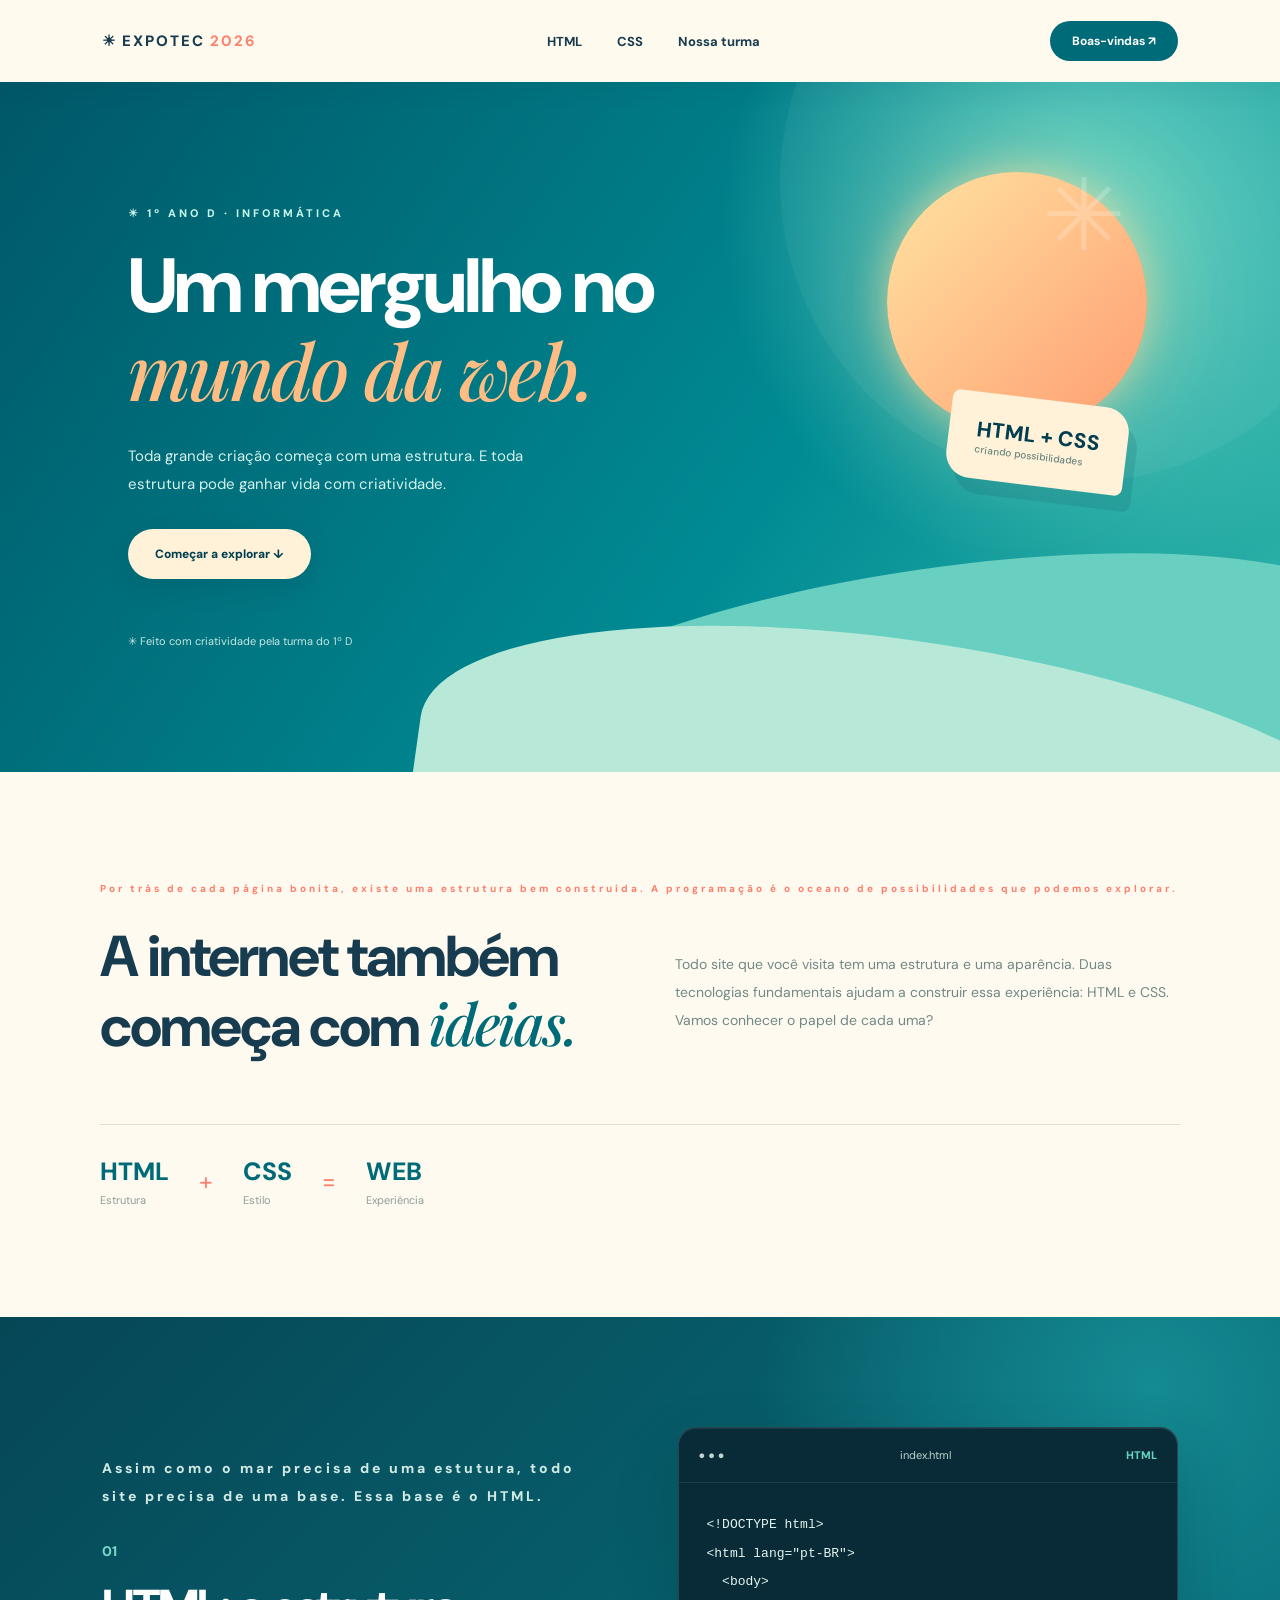
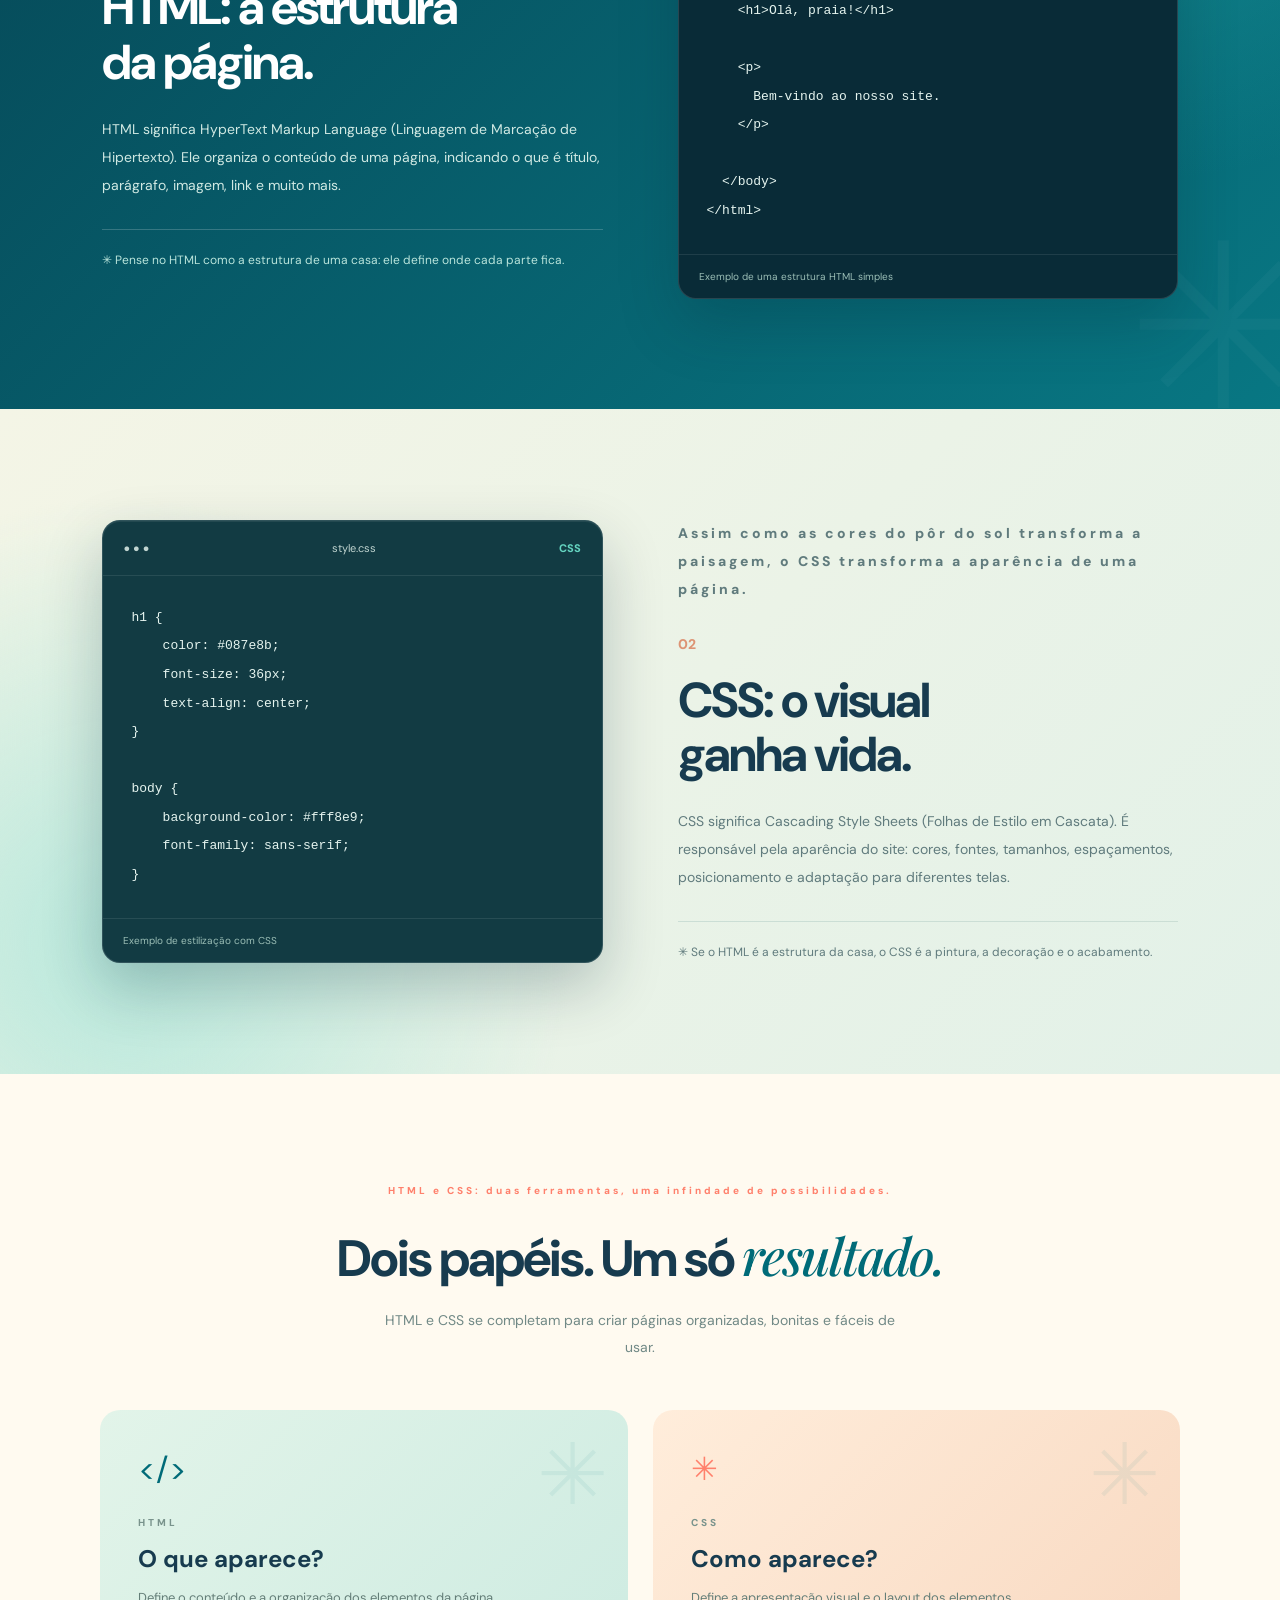
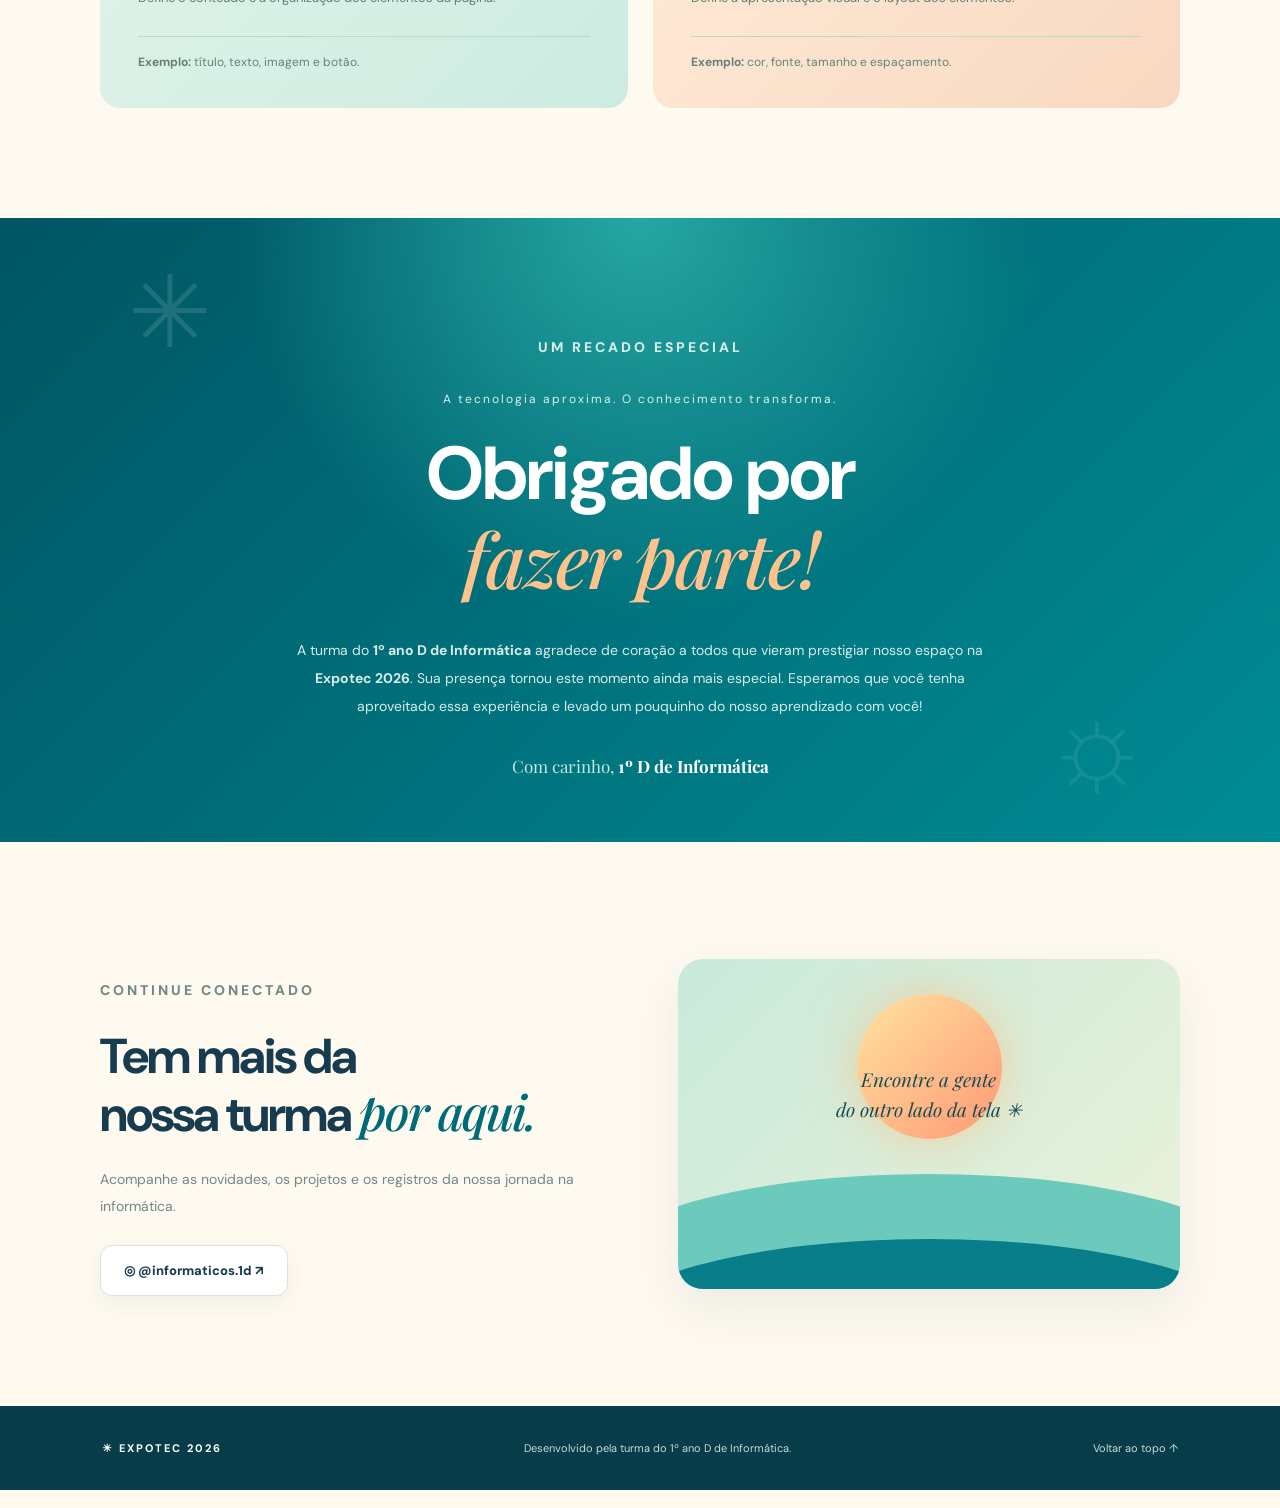
<file: index.html>
<!DOCTYPE html>
<html lang="pt-BR">
<head>
    <meta charset="UTF-8">
    <meta name="color-scheme" content="light">
    <meta name="viewport" content="width=device-width, initial-scale=1.0">
    <meta name="color-scheme" content="light">
<meta name="color-scheme" content="light">
    <meta name="description" content="Conheça HTML e CSS com a turma do 1º ano D de Informática na Expotec 2026.">
    <meta name="keywords" content="HTML, CSS, Expotec 2026, informática">
    <meta name="author" content="1º ano D de Informática">

    <title>Expotec 2026 | 1º D Informática</title>

    <link rel="stylesheet" href="style.css">
</head>

<body>

<header class="topbar">
    <a class="brand" href="#inicio">
        ☀ EXPOTEC <b>2026</b>
    </a>

    <nav>
        <a href="#html">HTML</a>
        <a href="#css">CSS</a>
        <a href="#sobre">Nossa turma</a>
    </nav>

    <a class="nav-cta" href="#agradecimento">
        Boas-vindas ↗
    </a>
</header>

<main>

<section class="hero" id="inicio">

    <div class="hero-content">

        <p class="eyebrow">☀ 1º ANO D · INFORMÁTICA</p>

        <h1>
            Um mergulho no<br>
            <em>mundo da web.</em>
        </h1>

        <p class="hero-copy">
           Toda grande criação começa com uma estrutura. E toda estrutura pode ganhar vida com criatividade. 
        </p>

        <div class="hero-actions">
            <a class="button" href="#html">
                Começar a explorar ↓
            </a>
        </div>

        <p class="hero-note">
            ✳ Feito com criatividade pela turma do 1º D
        </p>

    </div>

    <div class="hero-art">
        <div class="sun-disc"></div>
        <div class="wave wave-back"></div>
        <div class="wave wave-front"></div>

        <div class="surf-tag">
            HTML + CSS
            <small>criando possibilidades</small>
        </div>

    </div>

</section>


<section class="intro" id="sobre">

    <p class="section-kicker">Por trás de cada página bonita, 
        existe uma estrutura bem construida. A programação é o
         oceano de possibilidades 
        que podemos explorar.</p>

    <div class="intro-grid">

        <h2>
            A internet também<br>
            começa com <em>ideias.</em>
        </h2>

        <p>
            Todo site que você visita tem uma estrutura
            e uma aparência. Duas tecnologias fundamentais
            ajudam a construir essa experiência:
            HTML e CSS. Vamos conhecer o papel de cada uma?
        </p>

    </div>

    <div class="mini-stats">
        <div>
            <strong>HTML</strong>
            <span>Estrutura</span>
        </div>

        <div class="stat-plus">+</div>

        <div>
            <strong>CSS</strong>
            <span>Estilo</span>
        </div>

        <div class="stat-equals">=</div>

        <div>
            <strong>WEB</strong>
            <span>Experiência</span>
        </div>
    </div>

</section>


<section class="learning-section" id="html">

    <div class="learning-grid">

        <div class="learning-copy">

            <p class="section-kicker">Assim como o mar precisa de uma estutura,
                todo site precisa de uma base. Essa base é o HTML.</p>

            <span class="big-number">01</span>

            <h2>
                HTML: a estrutura<br>
                da página.
            </h2>

            <p>
                HTML significa HyperText Markup Language
                (Linguagem de Marcação de Hipertexto).

                Ele organiza o conteúdo de uma página,
                indicando o que é título, parágrafo,
                imagem, link e muito mais.
            </p>

            <div class="fact-line">
                ✳ Pense no HTML como a estrutura de uma casa:
                ele define onde cada parte fica.
            </div>

        </div>

        <div class="code-card">

            <div class="code-top">
                <span>● ● ●</span>
                <span>index.html</span>
                <span class="file-type">HTML</span>
            </div>

            <pre><code>&lt;!DOCTYPE html&gt;
&lt;html lang="pt-BR"&gt;
  &lt;body&gt;
    &lt;h1&gt;Olá, praia!&lt;/h1&gt;

    &lt;p&gt;
      Bem-vindo ao nosso site.
    &lt;/p&gt;

  &lt;/body&gt;
&lt;/html&gt;</code></pre>

            <div class="code-caption">
                Exemplo de uma estrutura HTML simples
            </div>

        </div>

    </div>

</section>


<section class="css-section" id="css">

    <div class="learning-grid">

        <div class="code-card">

            <div class="code-top">
                <span>● ● ●</span>
                <span>style.css</span>
                <span class="file-type">CSS</span>
            </div>

            <pre><code>h1 {
    color: #087e8b;
    font-size: 36px;
    text-align: center;
}

body {
    background-color: #fff8e9;
    font-family: sans-serif;
}</code></pre>

            <div class="code-caption">
                Exemplo de estilização com CSS
            </div>

        </div>

        <div class="learning-copy">

            <p class="section-kicker">Assim como as cores do pôr do sol transforma a paisagem, o CSS transforma a aparência de uma página.</p>

            <span class="big-number">02</span>

            <h2>
                CSS: o visual<br>
                ganha vida.
            </h2>

            <p>
                CSS significa Cascading Style Sheets
                (Folhas de Estilo em Cascata).

                É responsável pela aparência do site:
                cores, fontes, tamanhos, espaçamentos,
                posicionamento e adaptação para diferentes telas.
            </p>

            <div class="fact-line">
                ✳ Se o HTML é a estrutura da casa,
                o CSS é a pintura, a decoração e o acabamento.
            </div>

        </div>

    </div>

</section>


<section class="comparison">

    <p class="section-kicker">HTML e CSS: duas ferramentas, uma infindade de possibilidades.</p>

    <h2>
        Dois papéis. Um só <em>resultado.</em>
    </h2>

    <p class="comparison-lead">
        HTML e CSS se completam para criar páginas
        organizadas, bonitas e fáceis de usar.
    </p>

    <div class="compare-cards">

        <article class="compare-card">

            <div class="compare-icon">&lt;/&gt;</div>

            <span class="card-label">HTML</span>

            <h3>O que aparece?</h3>

            <p>
                Define o conteúdo e a organização
                dos elementos da página.
            </p>

            <div class="example-line">
                <b>Exemplo:</b> título, texto, imagem e botão.
            </div>

        </article>


        <article class="compare-card css-card">

            <div class="compare-icon">✳</div>

            <span class="card-label">CSS</span>

            <h3>Como aparece?</h3>

            <p>
                Define a apresentação visual
                e o layout dos elementos.
            </p>

            <div class="example-line">
                <b>Exemplo:</b> cor, fonte, tamanho e espaçamento.
            </div>

        </article>

    </div>

</section>


<section class="thanks-section" id="agradecimento">

    <div class="thanks-content">

        <p class="section-kicker">
            UM RECADO ESPECIAL
        </p>

        <p class="thanks-overline">
            A tecnologia aproxima. O conhecimento transforma.
        </p>

        <h2>
            Obrigado por<br>
            <em>fazer parte!</em>
        </h2>

        <p>
            A turma do <b>1º ano D de Informática</b>
            agradece de coração a todos que vieram
            prestigiar nosso espaço na <b>Expotec 2026</b>.

            Sua presença tornou este momento ainda mais especial.
            Esperamos que você tenha aproveitado essa experiência
            e levado um pouquinho do nosso aprendizado com você!
        </p>

        <div class="signature">
            Com carinho,
            <b>1º D de Informática</b>
        </div>

    </div>

</section>


<section class="social-section">

    <div class="social-left">

        <p class="section-kicker">
            CONTINUE CONECTADO
        </p>

        <h2>
            Tem mais da<br>
            nossa turma <em>por aqui.</em>
        </h2>

        <p>
            Acompanhe as novidades, os projetos
            e os registros da nossa jornada na informática.
        </p>

        <a class="instagram-link"
           href="https://www.instagram.com/informaticos.1d/"
           target="_blank">

            ◎ @informaticos.1d ↗

        </a>

    </div>

    <div class="social-art">
        <div class="social-sun"></div>
        <div class="social-wave one"></div>
        <div class="social-wave two"></div>

        <span class="social-caption">
            Encontre a gente<br>
            do outro lado da tela ✳
        </span>
    </div>

</section>

</main>


<footer>

    <strong>☀ EXPOTEC 2026</strong>

    <p>
        Desenvolvido pela turma do 1º ano D de Informática.
    </p>

    <a href="#inicio">Voltar ao topo ↑</a>

</footer>

</body>
</html>
</file>
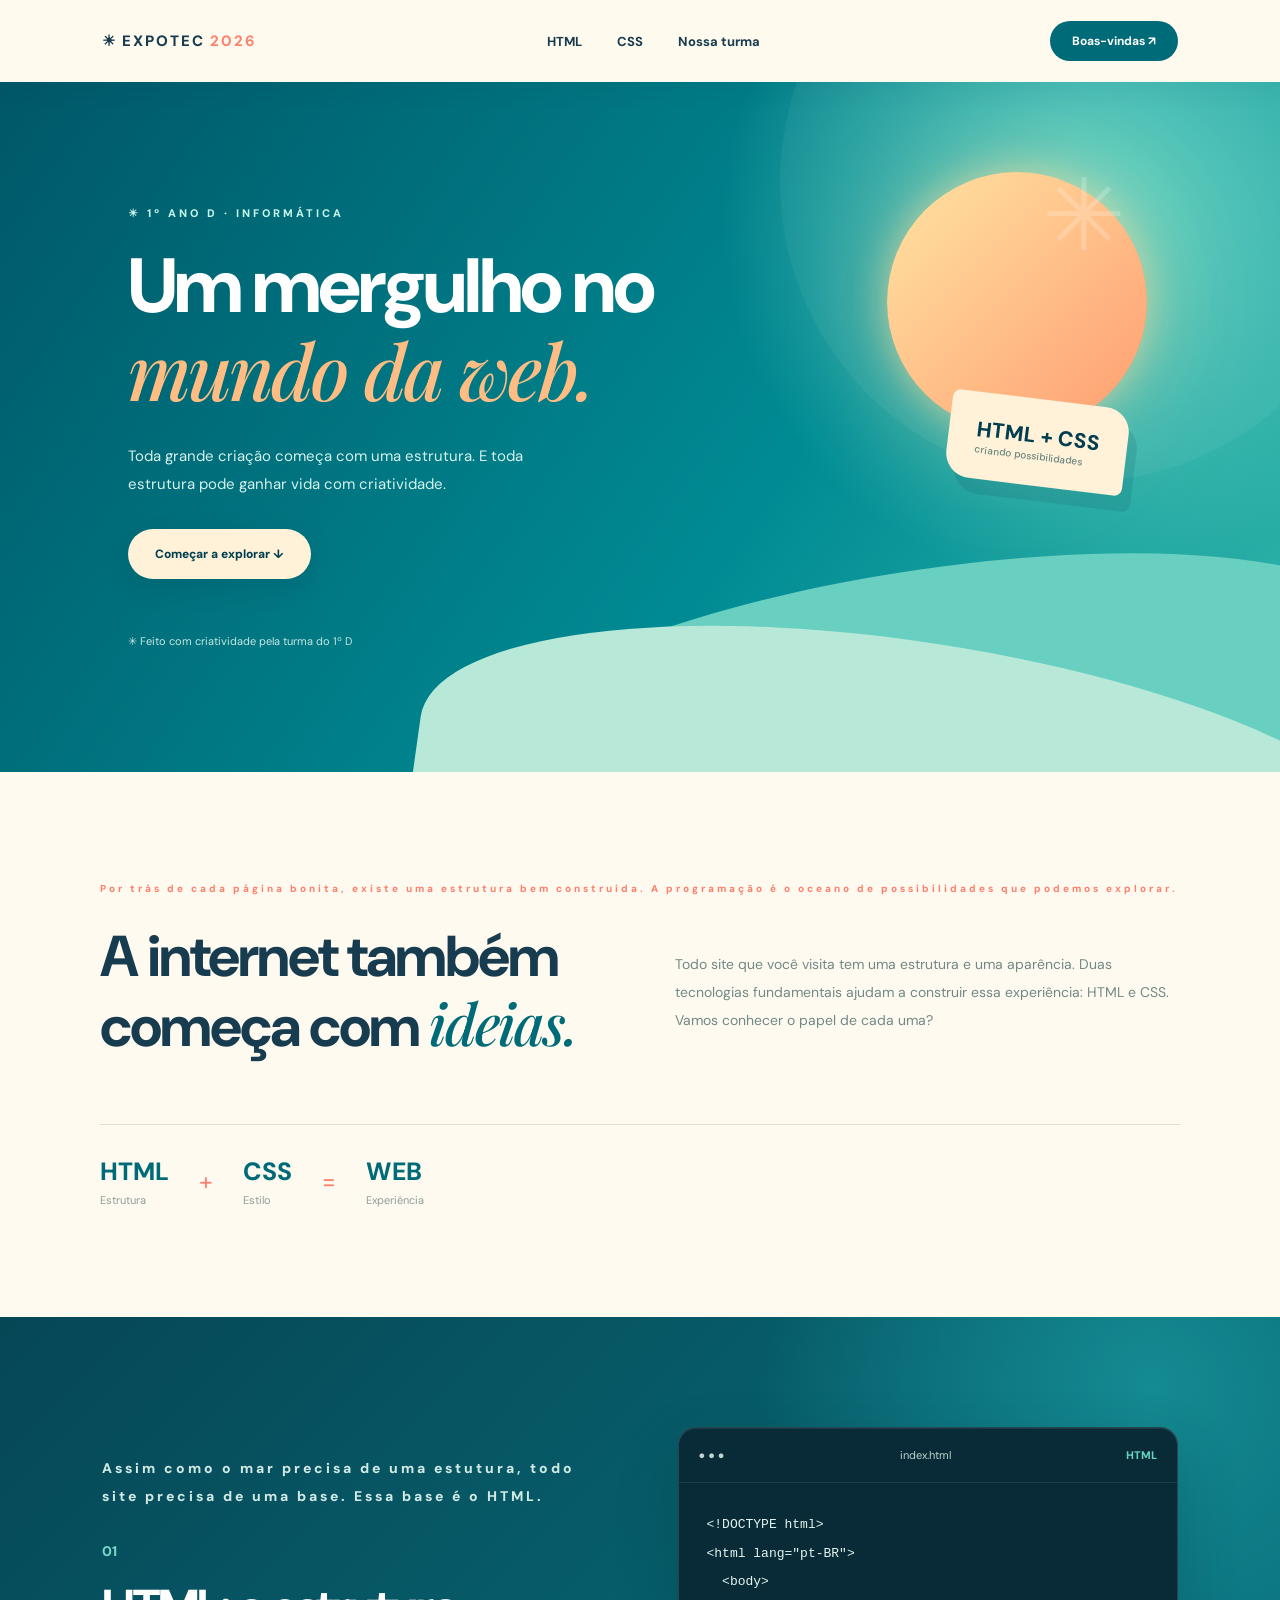
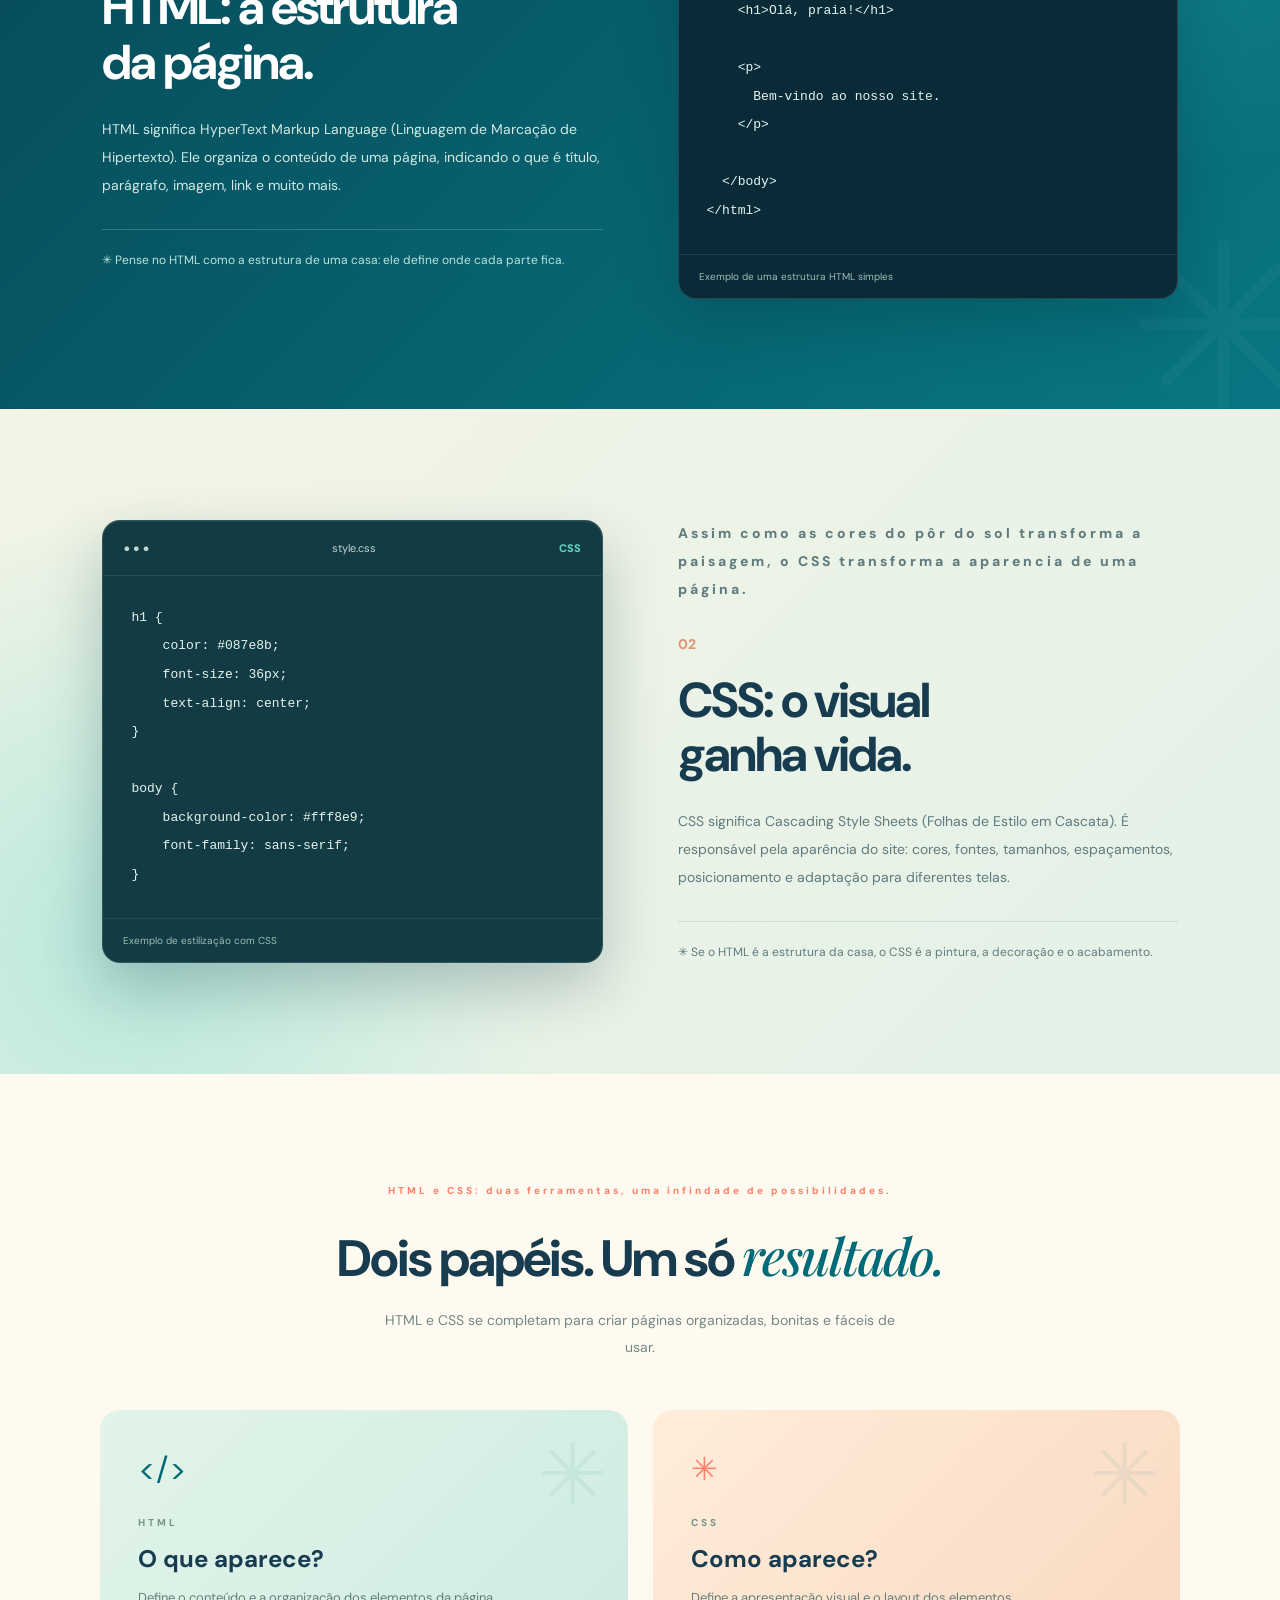
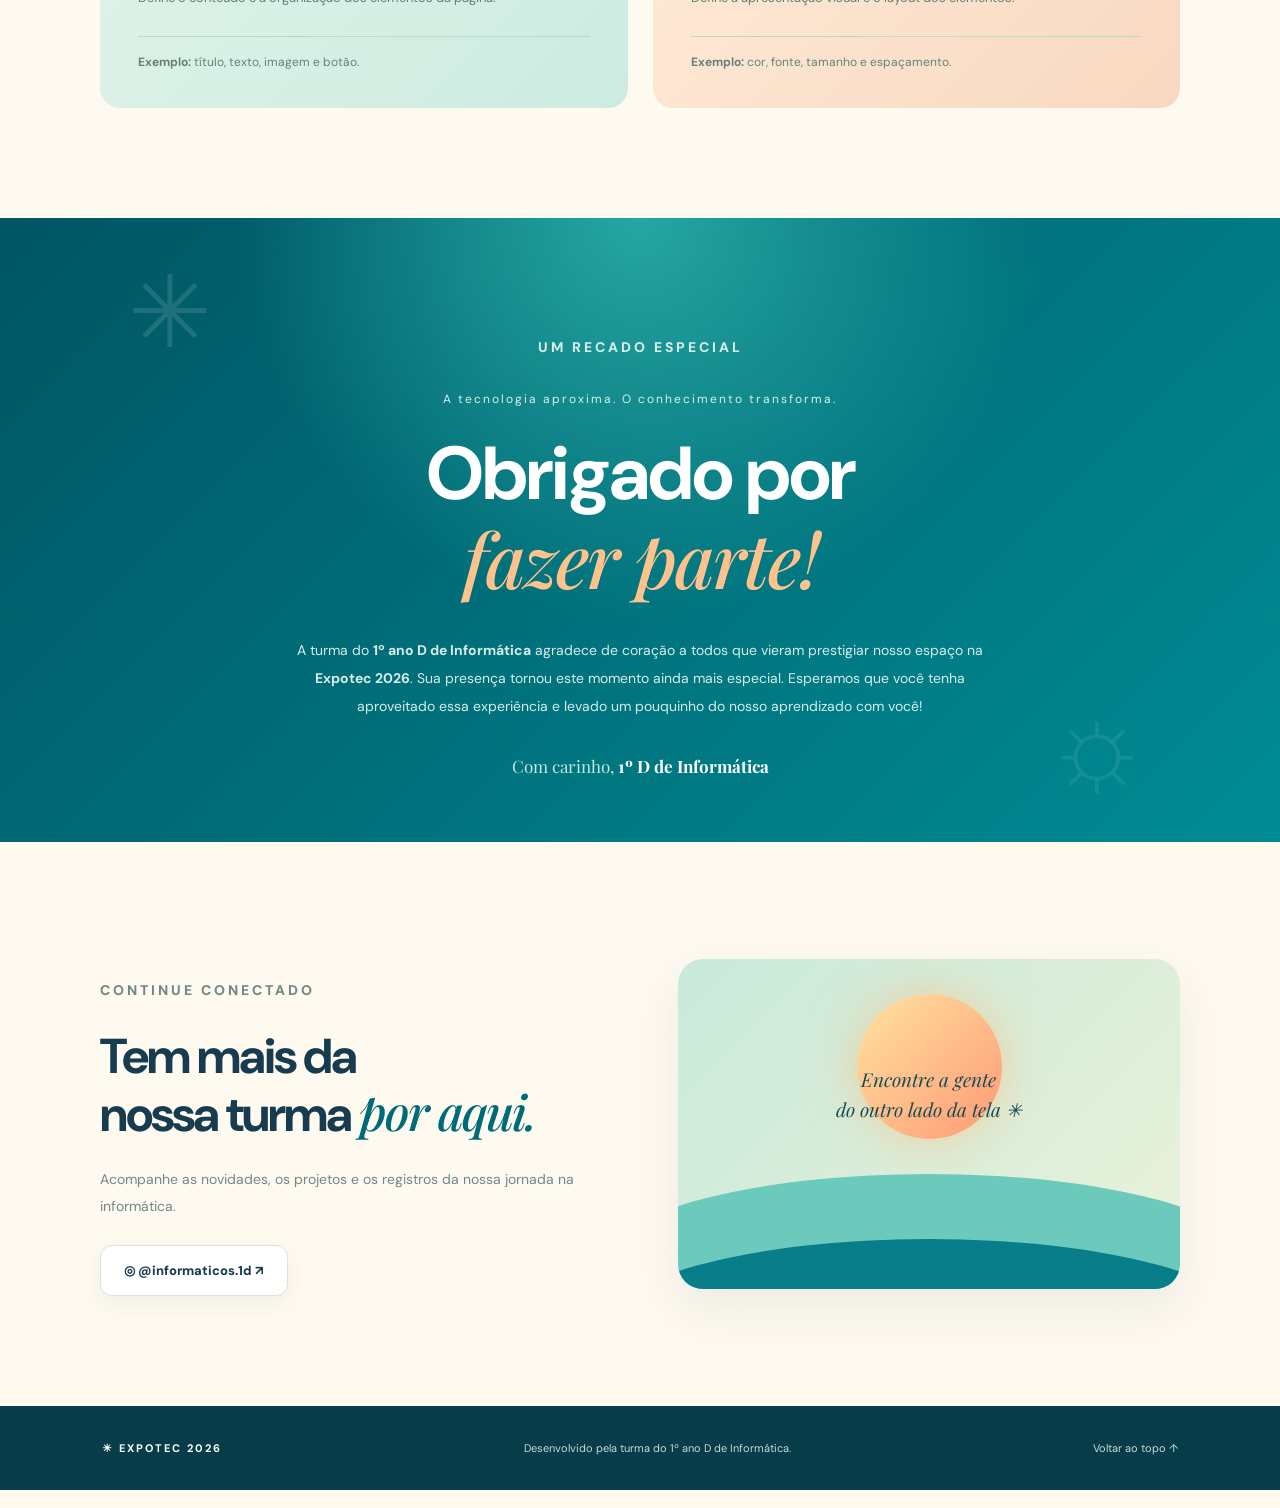
<file: index.html.html>
<!DOCTYPE html>
<html lang="pt-BR">
<head>
    <meta charset="UTF-8">
    <meta name="viewport" content="width=device-width, initial-scale=1.0">

    <meta name="description" content="Conheça HTML e CSS com a turma do 1º ano D de Informática na Expotec 2026.">
    <meta name="keywords" content="HTML, CSS, Expotec 2026, informática">
    <meta name="author" content="1º ano D de Informática">

    <title>Expotec 2026 | 1º D Informática</title>

    <link rel="stylesheet" href="style.css">
</head>

<body>

<header class="topbar">
    <a class="brand" href="#inicio">
        ☀ EXPOTEC <b>2026</b>
    </a>

    <nav>
        <a href="#html">HTML</a>
        <a href="#css">CSS</a>
        <a href="#sobre">Nossa turma</a>
    </nav>

    <a class="nav-cta" href="#agradecimento">
        Boas-vindas ↗
    </a>
</header>

<main>

<section class="hero" id="inicio">

    <div class="hero-content">

        <p class="eyebrow">☀ 1º ANO D · INFORMÁTICA</p>

        <h1>
            Um mergulho no<br>
            <em>mundo da web.</em>
        </h1>

        <p class="hero-copy">
           Toda grande criação começa com uma estrutura. E toda estrutura pode ganhar vida com criatividade. 
        </p>

        <div class="hero-actions">
            <a class="button" href="#html">
                Começar a explorar ↓
            </a>
        </div>

        <p class="hero-note">
            ✳ Feito com criatividade pela turma do 1º D
        </p>

    </div>

    <div class="hero-art">
        <div class="sun-disc"></div>
        <div class="wave wave-back"></div>
        <div class="wave wave-front"></div>

        <div class="surf-tag">
            HTML + CSS
            <small>criando possibilidades</small>
        </div>

    </div>

</section>


<section class="intro" id="sobre">

    <p class="section-kicker">Por trás de cada página bonita, 
        existe uma estrutura bem construida. A programação é o
         oceano de possibilidades 
        que podemos explorar.</p>

    <div class="intro-grid">

        <h2>
            A internet também<br>
            começa com <em>ideias.</em>
        </h2>

        <p>
            Todo site que você visita tem uma estrutura
            e uma aparência. Duas tecnologias fundamentais
            ajudam a construir essa experiência:
            HTML e CSS. Vamos conhecer o papel de cada uma?
        </p>

    </div>

    <div class="mini-stats">
        <div>
            <strong>HTML</strong>
            <span>Estrutura</span>
        </div>

        <div class="stat-plus">+</div>

        <div>
            <strong>CSS</strong>
            <span>Estilo</span>
        </div>

        <div class="stat-equals">=</div>

        <div>
            <strong>WEB</strong>
            <span>Experiência</span>
        </div>
    </div>

</section>


<section class="learning-section" id="html">

    <div class="learning-grid">

        <div class="learning-copy">

            <p class="section-kicker">Assim como o mar precisa de uma estutura,
                todo site precisa de uma base. Essa base é o HTML.</p>

            <span class="big-number">01</span>

            <h2>
                HTML: a estrutura<br>
                da página.
            </h2>

            <p>
                HTML significa HyperText Markup Language
                (Linguagem de Marcação de Hipertexto).

                Ele organiza o conteúdo de uma página,
                indicando o que é título, parágrafo,
                imagem, link e muito mais.
            </p>

            <div class="fact-line">
                ✳ Pense no HTML como a estrutura de uma casa:
                ele define onde cada parte fica.
            </div>

        </div>

        <div class="code-card">

            <div class="code-top">
                <span>● ● ●</span>
                <span>index.html</span>
                <span class="file-type">HTML</span>
            </div>

            <pre><code>&lt;!DOCTYPE html&gt;
&lt;html lang="pt-BR"&gt;
  &lt;body&gt;
    &lt;h1&gt;Olá, praia!&lt;/h1&gt;

    &lt;p&gt;
      Bem-vindo ao nosso site.
    &lt;/p&gt;

  &lt;/body&gt;
&lt;/html&gt;</code></pre>

            <div class="code-caption">
                Exemplo de uma estrutura HTML simples
            </div>

        </div>

    </div>

</section>


<section class="css-section" id="css">

    <div class="learning-grid">

        <div class="code-card">

            <div class="code-top">
                <span>● ● ●</span>
                <span>style.css</span>
                <span class="file-type">CSS</span>
            </div>

            <pre><code>h1 {
    color: #087e8b;
    font-size: 36px;
    text-align: center;
}

body {
    background-color: #fff8e9;
    font-family: sans-serif;
}</code></pre>

            <div class="code-caption">
                Exemplo de estilização com CSS
            </div>

        </div>

        <div class="learning-copy">

            <p class="section-kicker">Assim como as cores do pôr do sol transforma a paisagem, o CSS transforma a aparencia de uma página.</p>

            <span class="big-number">02</span>

            <h2>
                CSS: o visual<br>
                ganha vida.
            </h2>

            <p>
                CSS significa Cascading Style Sheets
                (Folhas de Estilo em Cascata).

                É responsável pela aparência do site:
                cores, fontes, tamanhos, espaçamentos,
                posicionamento e adaptação para diferentes telas.
            </p>

            <div class="fact-line">
                ✳ Se o HTML é a estrutura da casa,
                o CSS é a pintura, a decoração e o acabamento.
            </div>

        </div>

    </div>

</section>


<section class="comparison">

    <p class="section-kicker">HTML e CSS: duas ferramentas, uma infindade de possibilidades.</p>

    <h2>
        Dois papéis. Um só <em>resultado.</em>
    </h2>

    <p class="comparison-lead">
        HTML e CSS se completam para criar páginas
        organizadas, bonitas e fáceis de usar.
    </p>

    <div class="compare-cards">

        <article class="compare-card">

            <div class="compare-icon">&lt;/&gt;</div>

            <span class="card-label">HTML</span>

            <h3>O que aparece?</h3>

            <p>
                Define o conteúdo e a organização
                dos elementos da página.
            </p>

            <div class="example-line">
                <b>Exemplo:</b> título, texto, imagem e botão.
            </div>

        </article>


        <article class="compare-card css-card">

            <div class="compare-icon">✳</div>

            <span class="card-label">CSS</span>

            <h3>Como aparece?</h3>

            <p>
                Define a apresentação visual
                e o layout dos elementos.
            </p>

            <div class="example-line">
                <b>Exemplo:</b> cor, fonte, tamanho e espaçamento.
            </div>

        </article>

    </div>

</section>


<section class="thanks-section" id="agradecimento">

    <div class="thanks-content">

        <p class="section-kicker">
            UM RECADO ESPECIAL
        </p>

        <p class="thanks-overline">
            A tecnologia aproxima. O conhecimento transforma.
        </p>

        <h2>
            Obrigado por<br>
            <em>fazer parte!</em>
        </h2>

        <p>
            A turma do <b>1º ano D de Informática</b>
            agradece de coração a todos que vieram
            prestigiar nosso espaço na <b>Expotec 2026</b>.

            Sua presença tornou este momento ainda mais especial.
            Esperamos que você tenha aproveitado essa experiência
            e levado um pouquinho do nosso aprendizado com você!
        </p>

        <div class="signature">
            Com carinho,
            <b>1º D de Informática</b>
        </div>

    </div>

</section>


<section class="social-section">

    <div class="social-left">

        <p class="section-kicker">
            CONTINUE CONECTADO
        </p>

        <h2>
            Tem mais da<br>
            nossa turma <em>por aqui.</em>
        </h2>

        <p>
            Acompanhe as novidades, os projetos
            e os registros da nossa jornada na informática.
        </p>

        <a class="instagram-link"
           href="https://www.instagram.com/informaticos.1d/"
           target="_blank">

            ◎ @informaticos.1d ↗

        </a>

    </div>

    <div class="social-art">
        <div class="social-sun"></div>
        <div class="social-wave one"></div>
        <div class="social-wave two"></div>

        <span class="social-caption">
            Encontre a gente<br>
            do outro lado da tela ✳
        </span>
    </div>

</section>

</main>


<footer>

    <strong>☀ EXPOTEC 2026</strong>

    <p>
        Desenvolvido pela turma do 1º ano D de Informática.
    </p>

    <a href="#inicio">Voltar ao topo ↑</a>

</footer>

</body>
</html>
</file>
<file: style.css>
@import url('https://fonts.googleapis.com/css2?family=DM+Sans:wght@400;500;600;700;800&family=Playfair+Display:ital,wght@0,500;0,600;0,700;1,500&display=swap');

* {
    margin: 0;
    padding: 0;
    box-sizing: border-box;
}
:root {
    color-scheme: light;
}

html {
    color-scheme: light;
}
@media (prefers-color-scheme: light);
body {
    background-color: #fffaf0;
}
:root {
    --ocean: #006b78;
    --deep: #003e50;
    --turquoise: #32c6bd;
    --light-blue: #b8eee8;
    --sand: #fff2d9;
    --coral: #ff806c;
    --orange: #ffb46d;
    --text: #174451;
}
:root {
    color-scheme: only light;
    supported-color-schemes: light;
}

html {
    color-scheme: only light !important;
    background-color: #fffaf0;
}

body {
    background-color: #fffaf0;
    color: #173b4f;
}
html {
    scroll-behavior: smooth;
}

body {
    background: #fff8eb;
    color: var(--text);
    font-family: 'DM Sans', sans-serif;
    overflow-x: hidden;
}

a {
    text-decoration: none;
    color: inherit;
}

::selection {
    background: var(--turquoise);
    color: white;
}

/* =========================
   MENU
========================= */

.topbar {
    height: 82px;
    padding: 0 8%;
    display: flex;
    align-items: center;
    justify-content: space-between;
    background: rgba(255, 250, 237, 0.94);
    backdrop-filter: blur(15px);
    position: sticky;
    top: 0;
    z-index: 100;
    box-shadow: 0 5px 25px #003e5010;
}

.brand {
    font-size: 15px;
    font-weight: 800;
    letter-spacing: 2px;
    transition: .3s;
}

.brand:hover {
    transform: scale(1.06);
}

.brand b {
    color: var(--coral);
}

nav {
    display: flex;
    gap: 35px;
}

nav a {
    font-size: 13px;
    font-weight: 700;
    position: relative;
    transition: .3s;
}

nav a::after {
    content: "";
    position: absolute;
    left: 0;
    bottom: -7px;
    width: 0;
    height: 2px;
    background: var(--coral);
    transition: .3s;
}

nav a:hover {
    color: var(--ocean);
}

nav a:hover::after {
    width: 100%;
}

.nav-cta {
    padding: 12px 22px;
    border-radius: 30px;
    background: var(--ocean);
    color: white;
    font-size: 12px;
    font-weight: 700;
    transition: .3s;
}

.nav-cta:hover {
    background: var(--coral);
    transform: translateY(-4px);
    box-shadow: 0 8px 20px #ff806c55;
}

/* =========================
   INÍCIO / PRAIA
========================= */

.hero {
    min-height: 690px;
    position: relative;
    overflow: hidden;
    display: flex;
    align-items: center;
    padding: 90px 10%;
    color: white;

    background:
        radial-gradient(circle at 85% 20%, #65d5c2 0%, transparent 30%),
        linear-gradient(125deg, #005767, #008b94 60%, #34b8aa);

    isolation: isolate;
}

/* Brilho no fundo */

.hero::before {
    content: "";
    position: absolute;
    width: 600px;
    height: 600px;
    border-radius: 50%;
    background: #ffffff0c;
    right: -100px;
    top: -200px;
    animation: pulse 7s ease-in-out infinite;
    z-index: -1;
}

.hero::after {
    content: "✳";
    position: absolute;
    color: #ffffff35;
    font-size: 100px;
    right: 12%;
    top: 10%;
    animation: rotateStar 18s linear infinite;
}

.hero-content {
    max-width: 600px;
    position: relative;
    z-index: 5;
    animation: appear 1.2s ease both;
}

.eyebrow {
    color: #c5f5e9;
    font-size: 11px;
    letter-spacing: 3px;
    font-weight: 800;
    margin-bottom: 25px;
}

h1 {
    font-size: clamp(48px, 6vw, 82px);
    line-height: 1.08;
    letter-spacing: -3px;
    font-weight: 800;
    margin-bottom: 25px;
}

h1 em {
    color: #ffbd83;
    font-family: 'Playfair Display', serif;
    font-weight: 500;
}

.hero-copy {
    max-width: 460px;
    color: #d6f2ec;
    font-size: 15px;
    line-height: 1.9;
}

.hero-actions {
    margin-top: 30px;
}

.button {
    display: inline-block;
    background: var(--sand);
    color: var(--deep);
    padding: 17px 27px;
    border-radius: 50px;
    font-weight: 800;
    font-size: 12px;
    box-shadow: 0 8px 25px #003e5030;
    transition: .35s;
}

.button:hover {
    transform: translateY(-6px) scale(1.04);
    background: var(--coral);
    color: white;
    box-shadow: 0 12px 30px #ff806c55;
}

.hero-note {
    margin-top: 55px;
    font-size: 11px;
    color: #c8e8e1;
}

/* SOL */

.hero-art {
    position: absolute;
    width: 52%;
    height: 100%;
    right: 0;
    top: 0;
}

.sun-disc {
    width: 260px;
    height: 260px;
    border-radius: 50%;
    position: absolute;
    right: 20%;
    top: 90px;

    background: linear-gradient(135deg, #ffe4a1, #ff9c70);

    box-shadow:
        0 0 35px #ffdb9b88,
        0 0 90px #ffdb9b55,
        0 0 160px #ffdb9b22;

    animation: sunFloat 5s ease-in-out infinite;
}

/* ONDAS */

.wave {
    position: absolute;
    width: 150%;
    height: 300px;
    border-radius: 48% 52% 0 0;
}

.wave-back {
    background: #68cfc1;
    right: -20%;
    bottom: -100px;
    transform: rotate(-10deg);
    animation: waveMove 7s ease-in-out infinite alternate;
}

.wave-front {
    background: #b8e9d8;
    right: -20%;
    bottom: -170px;
    transform: rotate(8deg);
    animation: waveMove 9s ease-in-out infinite alternate-reverse;
}

/* PRANCHA DECORATIVA */

.surf-tag {
    position: absolute;
    top: 46%;
    right: 23%;
    padding: 23px 28px;
    background: var(--sand);
    color: var(--deep);
    border-radius: 8px 25px 8px 25px;
    font-size: 21px;
    font-weight: 800;
    box-shadow: 10px 15px 0 #003e5020;
    transform: rotate(7deg);
    animation: floating 4s ease-in-out infinite;
}

.surf-tag small {
    display: block;
    font-size: 10px;
    font-weight: 500;
    color: #66847e;
}

/* =========================
   INTRODUÇÃO
========================= */

.intro,
.comparison,
.social-section {
    max-width: 1150px;
    margin: auto;
    padding: 110px 35px;
}

.section-kicker {
    color: var(--coral);
    font-size: 10px;
    font-weight: 800;
    letter-spacing: 3px;
    margin-bottom: 30px;
}

.intro-grid {
    display: grid;
    grid-template-columns: 1fr 1fr;
    gap: 70px;
    align-items: center;
}

h2 {
    font-size: clamp(38px, 4.5vw, 58px);
    line-height: 1.12;
    letter-spacing: -2px;
}

h2 em {
    color: var(--ocean);
    font-family: 'Playfair Display', serif;
    font-weight: 500;
}

.intro-grid p {
    font-size: 14px;
    line-height: 2;
    color: #718986;
}

/* ESTATÍSTICAS */

.mini-stats {
    display: flex;
    align-items: center;
    gap: 30px;
    margin-top: 65px;
    padding-top: 30px;
    border-top: 1px solid #e7dfce;
}

.mini-stats div:not(.stat-plus):not(.stat-equals) {
    display: flex;
    flex-direction: column;
    gap: 5px;
}

.mini-stats strong {
    color: var(--ocean);
    font-size: 25px;
    font-weight: 800;
}

.mini-stats span {
    color: #8b9e98;
    font-size: 11px;
}

.stat-plus,
.stat-equals {
    color: var(--coral);
    font-size: 25px;
    animation: floating 3s ease-in-out infinite;
}

/* =========================
   SEÇÃO HTML
========================= */

.learning-section {
    background:
        radial-gradient(circle at 90% 10%, #148a91, transparent 30%),
        linear-gradient(135deg, #064756, #087783);
    color: white;
    padding: 110px 8%;
    position: relative;
    overflow: hidden;
}

.learning-section::before {
    content: "✳";
    position: absolute;
    font-size: 230px;
    color: #ffffff08;
    right: -40px;
    bottom: -70px;
    animation: rotateStar 40s linear infinite;
}

.learning-grid {
    max-width: 1150px;
    margin: auto;
    display: grid;
    grid-template-columns: 1fr 1fr;
    gap: 75px;
    align-items: center;
    position: relative;
    z-index: 2;
}

.learning-copy h2 {
    font-size: 49px;
    margin-bottom: 25px;
}

.learning-copy h2 em {
    color: #ffbd83;
}

.learning-copy p {
    color: #d0e9e3;
    font-size: 14px;
    line-height: 2;
}

.big-number {
    display: inline-block;
    font-size: 14px;
    color: #77d9ca;
    font-weight: 800;
    margin-bottom: 20px;
}

.fact-line {
    margin-top: 30px;
    border-top: 1px solid #ffffff30;
    padding-top: 20px;
    font-size: 12px;
    color: #b9e4db;
    line-height: 1.8;
}

/* =========================
   CARDS DE CÓDIGO
========================= */

.code-card {
    background: #092b37;
    border: 1px solid #ffffff20;
    border-radius: 18px;
    overflow: hidden;

    box-shadow:
        0 25px 60px #002b373d,
        inset 0 1px #ffffff12;

    transition: .4s;
    animation: floating 6s ease-in-out infinite;
}

.code-card:hover {
    transform: translateY(-10px) rotate(-1deg);
    box-shadow: 0 35px 70px #002b3755;
}

.code-top {
    display: flex;
    align-items: center;
    justify-content: space-between;
    padding: 20px;
    color: #c1d5d1;
    font-size: 11px;
    border-bottom: 1px solid #ffffff17;
}

.file-type {
    color: #65d5c1;
    font-weight: 800;
}

.code-card pre {
    padding: 28px;
    overflow-x: auto;
    color: #e5f4ef;
    font: 13px/2.2 'Courier New', monospace;
}

.code-caption {
    padding: 15px 20px;
    color: #9bbeb6;
    font-size: 10px;
    border-top: 1px solid #ffffff17;
}

/* =========================
   SEÇÃO CSS
========================= */

.css-section {
    background:
        radial-gradient(circle at 10% 80%, #b7e8dc, transparent 35%),
        linear-gradient(135deg, #f4f5e6, #e2f1e8);

    padding: 110px 8%;
}

.css-section .learning-grid {
    max-width: 1150px;
}

.css-section .learning-copy p {
    color: #607b7d;
}

.css-section .learning-copy h2 em {
    color: var(--coral);
}

.css-section .big-number {
    color: #dd9474;
}

.css-section .fact-line {
    border-color: #cbded5;
    color: #607b7d;
}

.css-section .code-card {
    background: #123b43;
}

/* =========================
   COMPARAÇÃO HTML + CSS
========================= */

.comparison {
    text-align: center;
}

.comparison h2 {
    font-size: clamp(35px, 4vw, 52px);
}

.comparison-lead {
    max-width: 520px;
    margin: 20px auto 50px;
    color: #718986;
    font-size: 14px;
    line-height: 1.9;
}

.compare-cards {
    display: grid;
    grid-template-columns: 1fr 1fr;
    gap: 25px;
    text-align: left;
}

.compare-card {
    padding: 38px;
    border-radius: 20px;
    background: linear-gradient(135deg, #e2f4e9, #cdebe1);
    transition: .4s;
    position: relative;
    overflow: hidden;
}

.compare-card::after {
    content: "✳";
    position: absolute;
    right: 20px;
    top: 10px;
    font-size: 85px;
    color: #087e8b12;
    transition: .5s;
}

.compare-card:hover {
    transform: translateY(-12px);
    box-shadow: 0 20px 45px #006b7820;
}

.compare-card:hover::after {
    transform: rotate(40deg) scale(1.3);
}

.css-card {
    background: linear-gradient(135deg, #ffeddb, #f8d8c0);
}

.compare-icon {
    font-size: 32px;
    color: var(--ocean);
    margin-bottom: 20px;
}

.css-card .compare-icon {
    color: var(--coral);
}

.card-label {
    font-size: 10px;
    letter-spacing: 3px;
    font-weight: 800;
    color: #79938c;
}

.compare-card h3 {
    font-size: 24px;
    margin: 12px 0;
}

.compare-card p {
    color: #647e78;
    font-size: 13px;
    line-height: 1.9;
}

.example-line {
    margin-top: 25px;
    padding-top: 17px;
    border-top: 1px solid #b9d9cc;
    color: #66817a;
    font-size: 12px;
}

/* =========================
   AGRADECIMENTO
========================= */

.thanks-section {
    background:
        radial-gradient(circle at 50% 0%, #26a7a2, transparent 45%),
        linear-gradient(135deg, #005563, #008c94);

    color: white;
    text-align: center;
    padding: 115px 25px 65px;
    position: relative;
    overflow: hidden;
}

/* Decoração */

.thanks-section::before {
    content: "✳";
    position: absolute;
    top: 30px;
    left: 10%;
    font-size: 100px;
    color: #ffffff20;
    animation: rotateStar 25s linear infinite;
}

.thanks-section::after {
    content: "☼";
    position: absolute;
    right: 10%;
    bottom: 20px;
    font-size: 120px;
    color: #ffffff15;
    animation: floating 5s ease-in-out infinite;
}

.thanks-content {
    max-width: 720px;
    margin: auto;
    position: relative;
    z-index: 2;
}

.thanks-content .section-kicker {
    color: #aee9dc;
}

.thanks-overline {
    color: #d5f2e9;
    font-size: 12px;
    letter-spacing: 2px;
    margin-bottom: 25px;
}

.thanks-content h2 {
    font-size: clamp(48px, 6vw, 75px);
    margin-bottom: 30px;
}

.thanks-content h2 em {
    color: #ffc28c;
}

.thanks-content > p:not(.thanks-overline) {
    font-size: 14px;
    line-height: 2;
    color: #d6eee7;
}

.signature {
    margin-top: 35px;
    font-family: 'Playfair Display', serif;
    font-size: 17px;
    color: #c5e8de;
}

.signature b {
    color: white;
}

/* =========================
   INSTAGRAM
========================= */

.social-section {
    display: grid;
    grid-template-columns: 1fr 1fr;
    align-items: center;
    gap: 75px;
}

.social-left h2 {
    font-size: 49px;
}

.social-left > p {
    color: #718986;
    font-size: 14px;
    line-height: 1.9;
    margin: 25px 0;
}

.instagram-link {
    display: inline-flex;
    align-items: center;
    padding: 16px 23px;
    border: 1px solid #d9e3d8;
    border-radius: 12px;
    background: white;
    font-size: 13px;
    font-weight: 800;
    box-shadow: 0 8px 20px #003e5010;
    transition: .4s;
}

.instagram-link:hover {
    transform: translateY(-7px);
    background: #ff806c;
    color: white;
    box-shadow: 0 15px 30px #ff806c44;
}

/* ILUSTRAÇÃO */

.social-art {
    min-height: 330px;
    background: linear-gradient(135deg, #c9e9db, #eaf2d9);
    border-radius: 25px;
    position: relative;
    overflow: hidden;
    box-shadow: 0 20px 50px #003e5015;
}

.social-sun {
    position: absolute;
    width: 145px;
    height: 145px;
    background: linear-gradient(135deg, #ffe3a1, #ff9974);
    border-radius: 50%;
    top: 35px;
    left: calc(50% - 72px);
    box-shadow: 0 0 50px #ffb46d88;
    animation: sunFloat 5s infinite ease-in-out;
}

.social-wave {
    position: absolute;
    height: 180px;
    width: 130%;
    left: -15%;
    border-radius: 50% 50% 0 0;
}

.social-wave.one {
    background: #6bcabb;
    bottom: -65px;
    animation: waveMove 6s infinite alternate;
}

.social-wave.two {
    background: #087e8b;
    bottom: -130px;
    animation: waveMove 8s infinite alternate-reverse;
}

.social-caption {
    position: absolute;
    z-index: 2;
    top: 105px;
    width: 100%;
    text-align: center;
    color: #164c55;
    font: italic 19px 'Playfair Display', serif;
    line-height: 1.6;
}

/* =========================
   RODAPÉ
========================= */

footer {
    background: #063d49;
    color: #c2ded7;
    padding: 35px 8%;
    display: flex;
    justify-content: space-between;
    align-items: center;
    gap: 20px;
    font-size: 11px;
}

footer strong {
    color: white;
    letter-spacing: 2px;
}

footer a {
    transition: .3s;
}

footer a:hover {
    color: var(--coral);
}

/* =========================
   ANIMAÇÕES
========================= */

@keyframes appear {
    from {
        opacity: 0;
        transform: translateY(40px);
    }

    to {
        opacity: 1;
        transform: translateY(0);
    }
}

@keyframes floating {
    0%, 100% {
        transform: translateY(0);
    }

    50% {
        transform: translateY(-14px);
    }
}

@keyframes sunFloat {
    0%, 100% {
        transform: translateY(0) scale(1);
    }

    50% {
        transform: translateY(-13px) scale(1.04);
    }
}

@keyframes waveMove {
    from {
        transform: translateX(-15px) rotate(-8deg);
    }

    to {
        transform: translateX(25px) rotate(5deg);
    }
}

@keyframes pulse {
    0%, 100% {
        transform: scale(1);
        opacity: .5;
    }

    50% {
        transform: scale(1.2);
        opacity: 1;
    }
}

@keyframes rotateStar {
    from {
        transform: rotate(0deg);
    }

    to {
        transform: rotate(360deg);
    }
}

/* =========================
   CELULAR E TABLET
========================= */

@media (max-width: 760px) {

    .topbar {
        height: 70px;
        padding: 0 5%;
    }

    nav {
        gap: 12px;
    }

    nav a {
        font-size: 10px;
    }

    .nav-cta {
        display: none;
    }

    .hero {
        min-height: 750px;
        padding: 75px 7%;
        align-items: flex-start;
    }

    .hero-art {
        width: 100%;
        height: 350px;
        top: auto;
        bottom: 0;
    }

    .sun-disc {
        width: 190px;
        height: 190px;
        right: 25%;
        top: 20px;
    }

    .surf-tag {
        top: 40%;
        right: 25%;
    }

    .intro,
    .comparison,
    .social-section {
        padding: 75px 7%;
    }

    .intro-grid,
    .learning-grid,
    .social-section {
        grid-template-columns: 1fr;
        gap: 40px;
    }

    .learning-section,
    .css-section {
        padding: 80px 7%;
    }

    .compare-cards {
        grid-template-columns: 1fr;
    }

    .social-art {
        min-height: 260px;
    }

    .thanks-section {
        padding: 80px 7%;
    }

    footer {
        flex-direction: column;
        text-align: center;
    }
}
:root {
    color-scheme: light;
}

html {
    color-scheme: light;
    background-color: #fffaf0;
}

body {
    background-color: #fffaf0;
    color: #173b4f;
    color-scheme: light;
}
/* ACESSIBILIDADE */

@media (prefers-reduced-motion: reduce) {
    *,
    *::before,
    *::after {
        animation-duration: 0.01ms !important;
        animation-iteration-count: 1 !important;
        scroll-behavior: auto !important;
        transition-duration: 0.01ms !important;
    }
}
</file>
